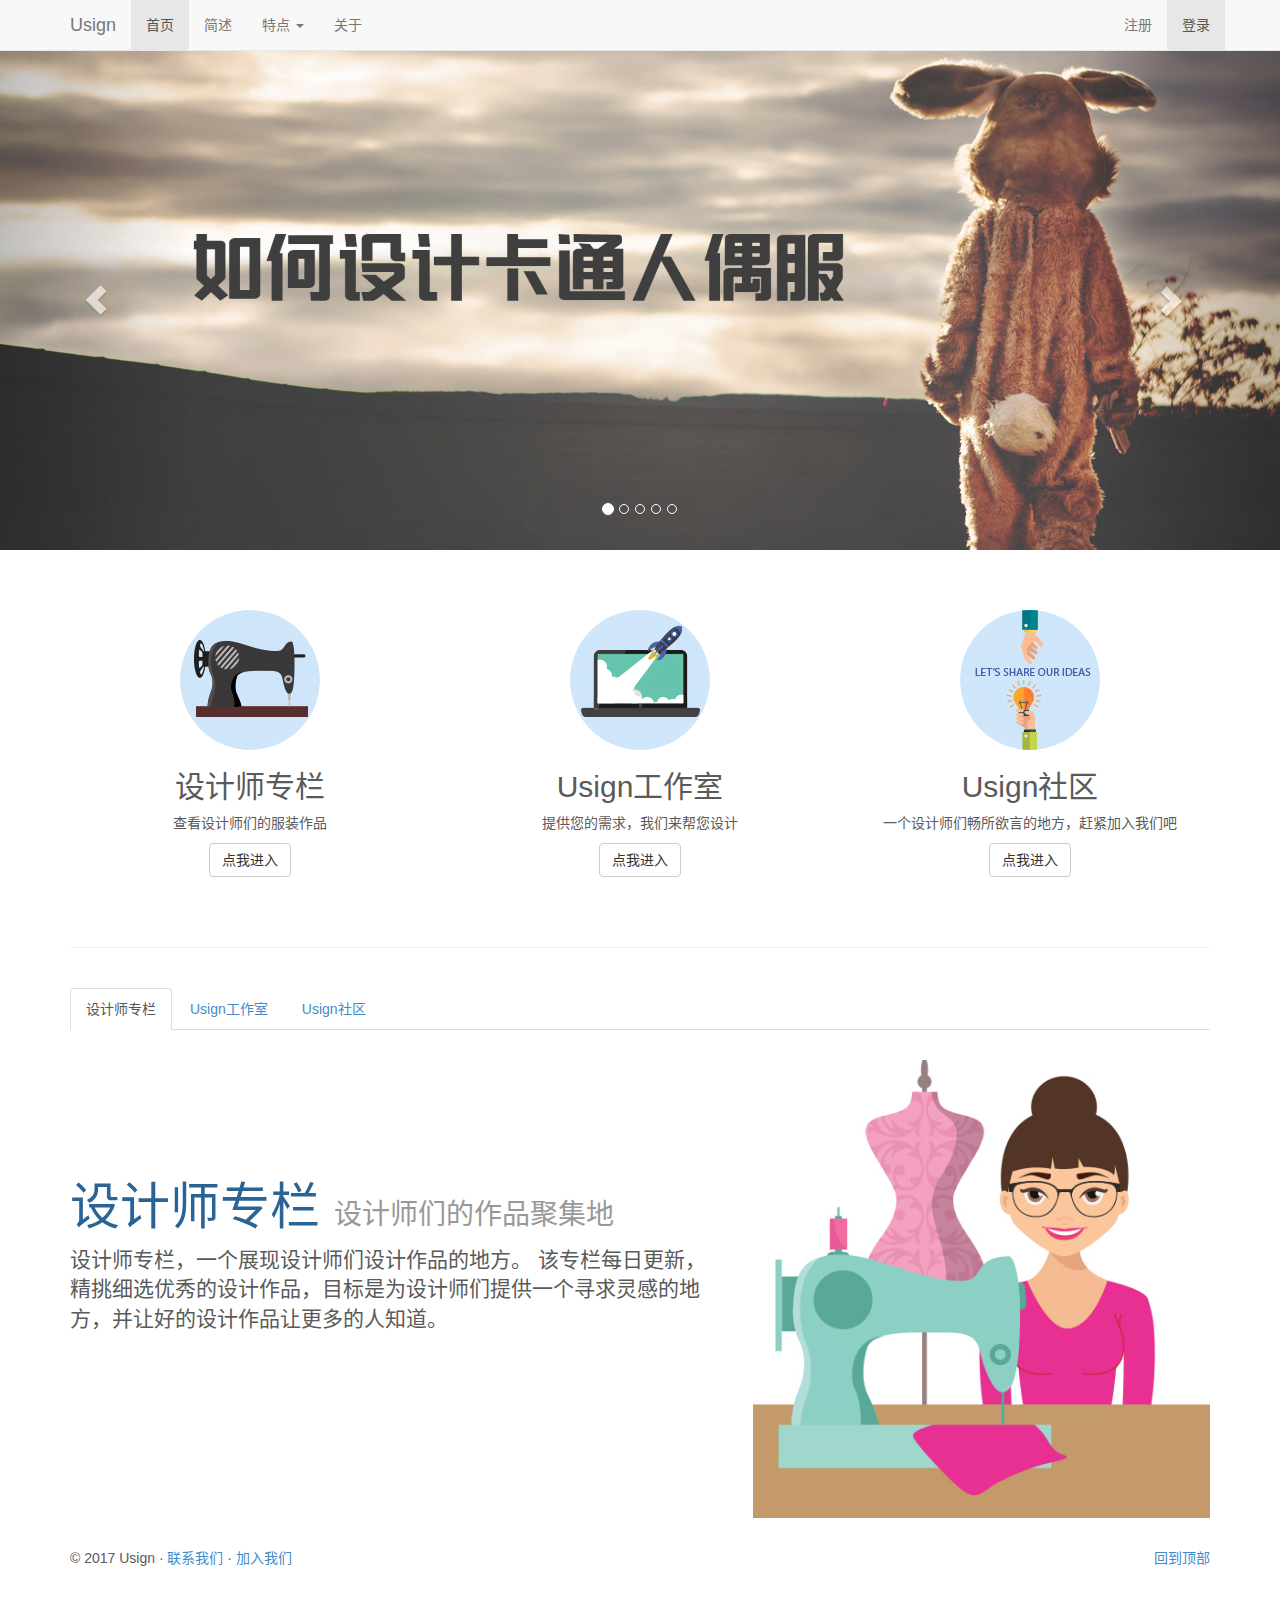
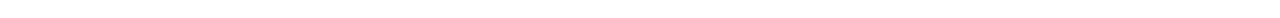
<file: Usign/index.html>
<!DOCTYPE html>
<html lang="zh-cn">
<head>
    <meta charset="utf-8">
    <meta http-equiv="X-UA-Compatible" content="IE=edge">
    <meta name="viewport" content="width=device-width, initial-scale=1">
    <title>Usign首页</title>
    <link href="css/bootstrap.min.css" rel="stylesheet">

    <!--[if lt IE 9]>
    <script src="js/html5shiv.js"></script>
    <script src="js/respond.min.js"></script>
    <![endif]-->

    <style>

        body {
            padding-top: 50px;
            padding-bottom: 40px;
            color: #5a5a5a;
        }

        /* 轮播广告 */

        .carousel {
            height: 500px;
            margin-bottom: 60px;
        }

        .carousel .item {
            height: 500px;
            background-color: #000;
        }

        .carousel .item img {
            width: 100%;
        }

        .carousel-caption {
            z-index: 10;
        }

        .carousel-caption p {
            margin-bottom: 20px;
            font-size: 20px;
            line-height: 1.8;
        }

        /* 简介 */

        .summary {
            padding-right: 15px;
            padding-left: 15px;
        }

        .summary .col-md-4 {
            margin-bottom: 20px;
            text-align: center;
        }

        /* 特性 */

        .feature-divider {
            margin: 40px 0;
        }

        .feature {
            padding: 30px 0;
        }

        .feature-heading {
            font-size: 50px;
            color: #2a6496;
        }

        .feature-heading .text-muted {
            font-size: 28px;
        }

        /* 响应式布局 */

        @media (max-width: 768px) {

            .summary {
                padding-right: 3px;
                padding-left: 3px;
            }

            .carousel {
                height: 300px;
                margin-bottom: 30px;
            }

            .carousel .item {
                height: 300px;
            }

            .carousel img {
                min-height: 300px;
            }

            .carousel-caption p {
                font-size: 16px;
                line-height: 1.4;
            }

            .feature-heading {
                font-size: 34px;
            }

            .feature-heading .text-muted {
                font-size: 22px;
            }
        }

        @media (min-width: 992px) {
            .feature-heading {
                margin-top: 120px;
            }
        }
    </style>

</head>

<body>
<!-- 顶部导航 -->
<div class="navbar navbar-default navbar-fixed-top" role="navigation" id="menu-nav">
    <div class="container">
        <div class="navbar-header">
            <button type="button" class="navbar-toggle" data-toggle="collapse" data-target=".navbar-collapse">
                <span class="sr-only">切换导航</span>
                <span class="icon-bar"></span>
                <span class="icon-bar"></span>
                <span class="icon-bar"></span>

            </button>
            <a class="navbar-brand" href="#">Usign</a>

        </div>
        <div class="navbar-collapse collapse">
            <ul class="nav navbar-nav">
                <li class="active"><a href="#ad-carousel">首页</a></li>
                <li><a href="#summary-container">简述</a></li>
                <li class="dropdown">
                    <a href="#" class="dropdown-toggle" data-toggle="dropdown">特点 <span class="caret"></span></a>
                    <ul class="dropdown-menu" role="menu">
                        <li><a href="#feature-tab" data-tab="tab-chrome">设计师专栏</a></li>
                        <li><a href="#feature-tab" data-tab="tab-firefox">Usign工作室</a></li>
                        <li><a href="#feature-tab" data-tab="tab-safari">Usign社区</a></li>
                    </ul>
                </li>
                <li><a href="#" data-toggle="modal" data-target="#about-modal">关于</a></li>
            </ul>
            <ul class="nav navbar-nav navbar-right">
            	<li><a href="#">注册</a></li>
            	<li class="active "><a href="signin.html">登录</a></li>
            </ul>
        </div>
    </div>
</div>


<!-- 广告轮播 -->
<div id="ad-carousel" class="carousel slide" data-ride="carousel">
    <ol class="carousel-indicators">
        <li data-target="#ad-carousel" data-slide-to="0" class="active"></li>
        <li data-target="#ad-carousel" data-slide-to="1"></li>
        <li data-target="#ad-carousel" data-slide-to="2"></li>
        <li data-target="#ad-carousel" data-slide-to="3"></li>
        <li data-target="#ad-carousel" data-slide-to="4"></li>
    </ol>
    <div class="carousel-inner">
        <div class="item active">
            <img src="images/banner6.jpg" alt="1 slide">

          
        </div>
        <div class="item">
            <img src="images/banner3.jpg" alt="2 slide">

        </div>
        <div class="item">
            <img src="images/banner1.jpg" alt="3 slide">
	
        </div>
        <div class="item">
            <img src="images/banner5.jpg" alt="4 slide">

        </div>
        <div class="item">
            <img src="images/banner2.jpg" alt="5 slide">

        </div>
    </div>
    <a class="left carousel-control" href="#ad-carousel" data-slide="prev"><span
            class="glyphicon glyphicon-chevron-left"></span></a>
    <a class="right carousel-control" href="#ad-carousel" data-slide="next"><span
            class="glyphicon glyphicon-chevron-right"></span></a>
</div>


<!-- 主要内容 -->
<div class="container summary">

    <!-- 简介 -->
    <div class="row" id="summary-container">
        <div class="col-md-4">
            <img class="img-circle" src="images/fengrenji-small.jpg" alt="chrome">

            <h2>设计师专栏</h2>

            <p>查看设计师们的服装作品</p>

            <p><a class="btn btn-default" href="#" role="button">点我进入</a></p>
        </div>
        <div class="col-md-4">
            <img class="img-circle" src="images/computer-small.jpg" alt="firefox">

            <h2>Usign工作室</h2>

            <p>提供您的需求，我们来帮您设计</p>

            <p><a class="btn btn-default" href="#" role="button">点我进入</a></p>
        </div>
        <div class="col-md-4">
            <img class="img-circle" src="images/community-small.jpg" alt="safari">

            <h2>Usign社区</h2>

            <p>一个设计师们畅所欲言的地方，赶紧加入我们吧</p>

            <p><a class="btn btn-default" href="#" role="button">点我进入</a></p>
        </div>
    </div>

    <!-- 特性 -->

    <hr class="feature-divider">

    <ul class="nav nav-tabs" role="tablist" id="feature-tab">
        <li class="active"><a href="#tab-chrome" role="tab" data-toggle="tab">设计师专栏</a></li>
        <li><a href="#tab-firefox" role="tab" data-toggle="tab">Usign工作室</a></li>
        <li><a href="#tab-safari" role="tab" data-toggle="tab">Usign社区</a></li>
    </ul>

    <div class="tab-content">
        <div class="tab-pane active" id="tab-chrome">
            <div class="row feature">
                <div class="col-md-7">

                    <h2 class="feature-heading">设计师专栏 <span
                            class="text-muted">设计师们的作品聚集地</span></h2>

                    <p class="lead">设计师专栏，一个展现设计师们设计作品的地方。
                        该专栏每日更新，精挑细选优秀的设计作品，目标是为设计师们提供一个寻求灵感的地方，并让好的设计作品让更多的人知道。</p>
                </div>
                <div class="col-md-5">
                    <img class="feature-image img-responsive" src="images/designer-big.jpg"
                         alt="Chrome">
                </div>
            </div>
        </div>
        <div class="tab-pane" id="tab-firefox">
            <div class="row feature">
                <div class="col-md-5">
                    <img class="feature-image img-responsive" src="images/studio-big.jpg"
                         alt="Firefox">
                </div>
                <div class="col-md-7">

                    <h2 class="feature-heading">Usign工作室 <span class="text-muted">为您设计需求产品的平台</span>
                    </h2>

                    <p class="lead">Usign工作室，由Usign内部成员组成。提供您的需求，我们来帮您设计。</p>
                </div>
            </div>
        </div>
        <div class="tab-pane" id="tab-safari">
            <div class="row feature">
                <div class="col-md-7">

                    <h2 class="feature-heading">Usign社区 <span class="text-muted">设计师们畅所欲言的地方</span></h2>

                    <p class="lead">Usign社区，在这里设计师们可以互相交流。</p>
                </div>
                <div class="col-md-5">
                    <img class="feature-image img-responsive" src="images/community-big.jpg"
                         alt="Safari">
                </div>
            </div>
        </div>
    </div>

    <!-- 关于 -->
    <div class="modal fade" id="about-modal" tabindex="-1" role="dialog" aria-labelledby="modal-label"
         aria-hidden="true">
        <div class="modal-dialog">
            <div class="modal-content">
                <div class="modal-header">
                    <button type="button" class="close" data-dismiss="modal"><span
                            aria-hidden="true">&times;</span><span class="sr-only">关闭</span></button>
                    <h4 class="modal-title" id="modal-label">关于</h4>
                </div>
                <div class="modal-body">
                    <p>Usign，是一家从事服装设计的公司。秉承“开拓、创新、公平、分享”的精神，
                        将互联网特性全面的应用在服装设计领域，致力于为设计师及求学者打造一站式互动在线的品牌。</p>
                </div>
                <div class="modal-footer">
                    <button type="button" class="btn btn-default" data-dismiss="modal">了解了</button>
                </div>
            </div>
        </div>
    </div>


    <footer>
        <p class="pull-right"><a href="#top">回到顶部</a></p>

        <p>&copy; 2017 Usign &middot; <a href="#">联系我们</a> &middot; <a href="#">加入我们</a></p>
    </footer>

</div>

<script src="js/jquery-1.11.1.min.js"></script>
<script src="js/bootstrap.min.js"></script>
<script>
    $(function () {
        $('#ad-carousel').carousel();
        $('#menu-nav .navbar-collapse a').click(function (e) {
            var href = $(this).attr('href');
            var tabId = $(this).attr('data-tab');
            if ('#' !== href) {
                e.preventDefault();
                $(document).scrollTop($(href).offset().top - 70);
                if (tabId) {
                    $('#feature-tab a[href=#' + tabId + ']').tab('show');
                }
            }
        });
    });
</script>
</body>
</html>
</file>
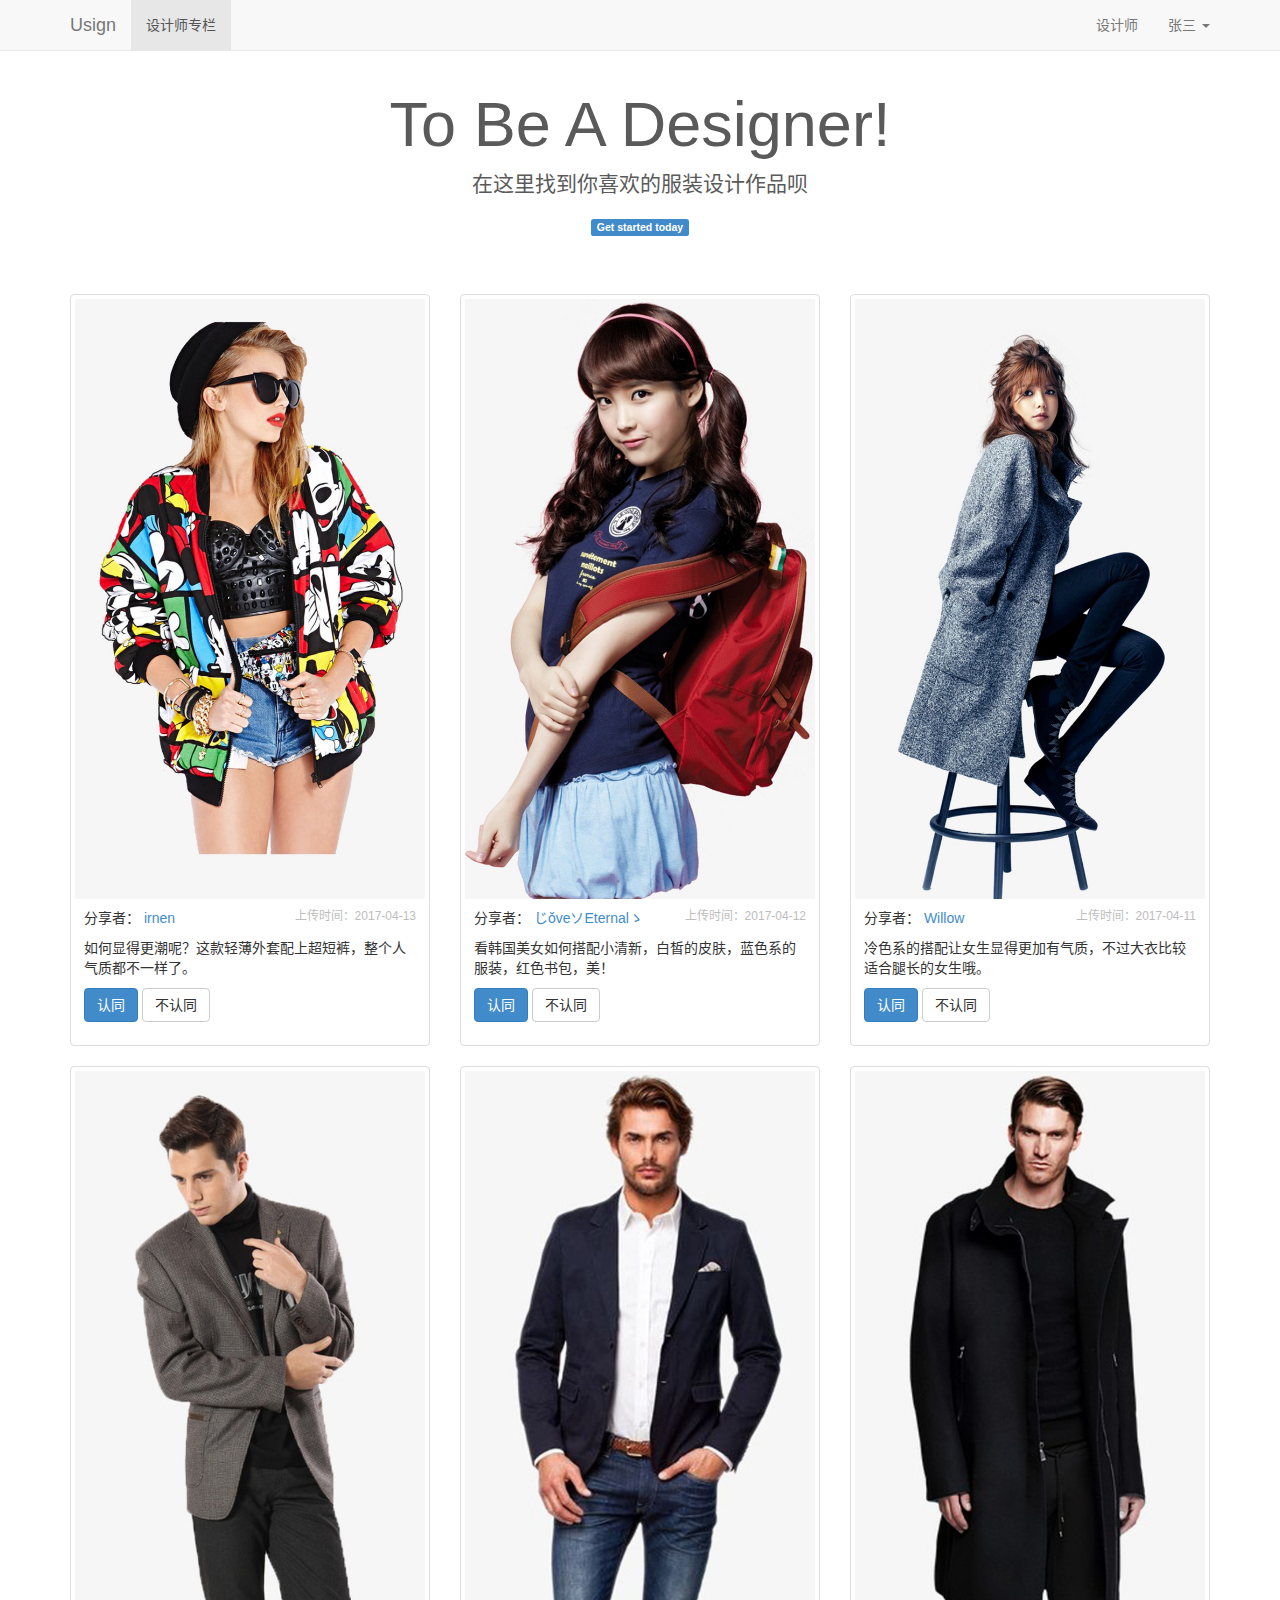
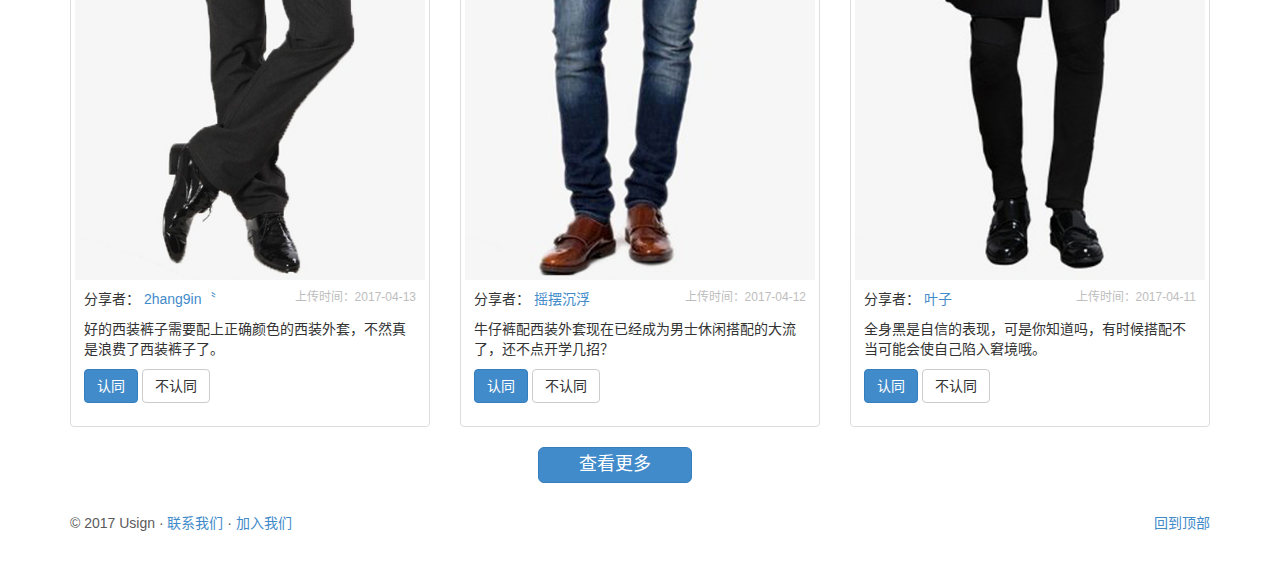
<file: Usign/designerColumn-zhangsan.html>
<!DOCTYPE html>
<html lang="zh-cn">
<head>
    <meta charset="utf-8">
    <meta http-equiv="X-UA-Compatible" content="IE=edge">
    <meta name="viewport" content="width=device-width, initial-scale=1">
    <title>设计师专栏</title>
    <link href="css/bootstrap.min.css" rel="stylesheet">
	<link href="css/waterfall.css" rel="stylesheet" type="text/css" />	
    <!--[if lt IE 9]>
    <script src="js/html5shiv.js"></script>
    <script src="js/respond.min.js"></script>
    <![endif]-->

    <style>

        body {
            padding-top: 50px;
            padding-bottom: 40px;
            color: #5a5a5a;
        }
		.jumbotron {
		  padding-top: 20px;
		  padding-bottom: 20px;
		  text-align: center;
		  background-color: transparent;
		}
		.jumbotron .btn {
		  padding: 14px 24px;
		  font-size: 21px;
		}
		footer{
			padding-top: 30px;
		}
		.shareUser{
			float: left;
		}
		.shareTime{
			float: right;
			font-size: 12px;
			color: #bdbdbd;
		}
    </style>

</head>
<body>
<!-- 顶部导航 -->
<div class="navbar navbar-default navbar-fixed-top" role="navigation" id="menu-nav">
    <div class="container">
        <div class="navbar-header">
            <button type="button" class="navbar-toggle" data-toggle="collapse" data-target=".navbar-collapse">
                <span class="sr-only">切换导航</span>
                <span class="icon-bar"></span>
                <span class="icon-bar"></span>
                <span class="icon-bar"></span>

            </button>
            <a class="navbar-brand" href="index.html">Usign</a>

        </div>
        <div class="navbar-collapse collapse">
            <ul class="nav navbar-nav">
                <li class="active"><a href="#ad-carousel">设计师专栏</a></li>
              

            </ul>
            <ul class="nav navbar-nav navbar-right">
            	<li><a href="#">设计师</a></li>
            	<li class="dropdown">
                    <a href="#" class="dropdown-toggle" data-toggle="dropdown">张三 <span class="caret"></span></a>
                    <ul class="dropdown-menu" role="menu">
                        <li><a href="#feature-tab">个人主页</a></li>
                        <li><a href="#feature-tab">通知</a></li>
                        <li><a href="#feature-tab">设置</a></li>
                        <li role="separator" class="divider"></li>
                        <li><a href="#feature-tab">退出</a></li>
                    </ul>
                </li>
            </ul>
        </div>
    </div>
</div>

<!-- Jumbotron -->
<div class="jumbotron">
<h1>To Be A Designer!</h1>
<p class="lead">在这里找到你喜欢的服装设计作品呗</p>
<h2><span class="label label-primary">Get started today</span></h2>
</div>

<!--designer works-->
<div class="container">
<div class="row">
  <div class="col-sm-6 col-md-4">
    <div class="thumbnail">
      <img src="images/0.jpg" alt="0.jpg">
      <div class="caption">
        <div style="margin-bottom: 10px;">
        	<span class="shareUser">分享者： <a href="#">irnen</a></span>
        	<span class="shareTime">
				上传时间：2017-04-13
			</span>
			<div style="clear: both;"></div>
		</div>
        <p>如何显得更潮呢？这款轻薄外套配上超短裤，整个人气质都不一样了。</p>
        <p><a href="#" class="btn btn-primary" role="button">认同</a> <a href="#" class="btn btn-default" role="button">不认同</a></p>
      </div>
    </div>
  </div>

  <div class="col-sm-6 col-md-4">
    <div class="thumbnail">
      <img src="images/1.jpg" alt="1.jpg">
      <div class="caption">
        <div style="margin-bottom: 10px;">
        	<span class="shareUser">分享者： <a href="#">じǒveソEternalゝ</a></span>
        	<span class="shareTime">
				上传时间：2017-04-12
			</span>
			<div style="clear: both;"></div>
		</div>
        <p>看韩国美女如何搭配小清新，白皙的皮肤，蓝色系的服装，红色书包，美！</p>
        <p><a href="#" class="btn btn-primary" role="button">认同</a> <a href="#" class="btn btn-default" role="button">不认同</a></p>
      </div>
    </div>
  </div>

 <div class="col-sm-6 col-md-4">
    <div class="thumbnail">
      <img src="images/2.jpg" alt="2.jpg">
      <div class="caption">
        <div style="margin-bottom: 10px;">
        	<span class="shareUser">分享者： <a href="#">Willow</a></span>
        	<span class="shareTime">
				上传时间：2017-04-11
			</span>
			<div style="clear: both;"></div>
		</div>
        <p>冷色系的搭配让女生显得更加有气质，不过大衣比较适合腿长的女生哦。</p>
        <p><a href="#" class="btn btn-primary" role="button">认同</a> <a href="#" class="btn btn-default" role="button">不认同</a></p>
      </div>
    </div>
  </div>

</div>

<div class="row">
  <div class="col-sm-6 col-md-4">
    <div class="thumbnail">
      <img src="images/3.jpg" alt="3.jpg">
      <div class="caption">
        <div style="margin-bottom: 10px;">
        	<span class="shareUser">分享者： <a href="#">2hang9in〝</a></span>
        	<span class="shareTime">
				上传时间：2017-04-13
			</span>
			<div style="clear: both;"></div>
		</div>
        <p>好的西装裤子需要配上正确颜色的西装外套，不然真是浪费了西装裤子了。</p>
        <p><a href="#" class="btn btn-primary" role="button">认同</a> <a href="#" class="btn btn-default" role="button">不认同</a></p>
      </div>
    </div>
  </div>

  <div class="col-sm-6 col-md-4">
    <div class="thumbnail">
      <img src="images/4.jpg" alt="4.jpg">
      <div class="caption">
        <div style="margin-bottom: 10px;">
        	<span class="shareUser">分享者： <a href="#">摇摆沉浮</a></span>
        	<span class="shareTime">
				上传时间：2017-04-12
			</span>
			<div style="clear: both;"></div>
		</div>
        <p>牛仔裤配西装外套现在已经成为男士休闲搭配的大流了，还不点开学几招？</p>
        <p><a href="#" class="btn btn-primary" role="button">认同</a> <a href="#" class="btn btn-default" role="button">不认同</a></p>
      </div>
    </div>
  </div>

   <div class="col-sm-6 col-md-4">
    <div class="thumbnail">
      <img src="images/5.jpg" alt="5.jpg">
      <div class="caption">
        <div style="margin-bottom: 10px;">
        	<span class="shareUser">分享者： <a href="#">叶子</a></span>
        	<span class="shareTime">
				上传时间：2017-04-11
			</span>
			<div style="clear: both;"></div>
		</div>
        <p>全身黑是自信的表现，可是你知道吗，有时候搭配不当可能会使自己陷入窘境哦。</p>
        <p><a href="#" class="btn btn-primary" role="button">认同</a> <a href="#" class="btn btn-default" role="button">不认同</a></p>
      </div>
    </div>
  </div>

</div>

<div class="text-center">	
	<button id="submitBtn" type="submit" class="btn btn-lg btn-primary" style="margin-right: 50px;padding: 5px 30px 5px 30px;">&nbsp;&nbsp;查看更多&nbsp;&nbsp;</button>
</div>

<footer>
	<p class="pull-right"><a href="#top">回到顶部</a></p>
	<p>&copy; 2017 Usign &middot; <a href="#">联系我们</a> &middot; <a href="#">加入我们</a></p>
</footer>
</div>


<script src="js/jquery-1.11.1.min.js"></script>
<script src="js/bootstrap.min.js"></script>

</body>
</html>
</file>
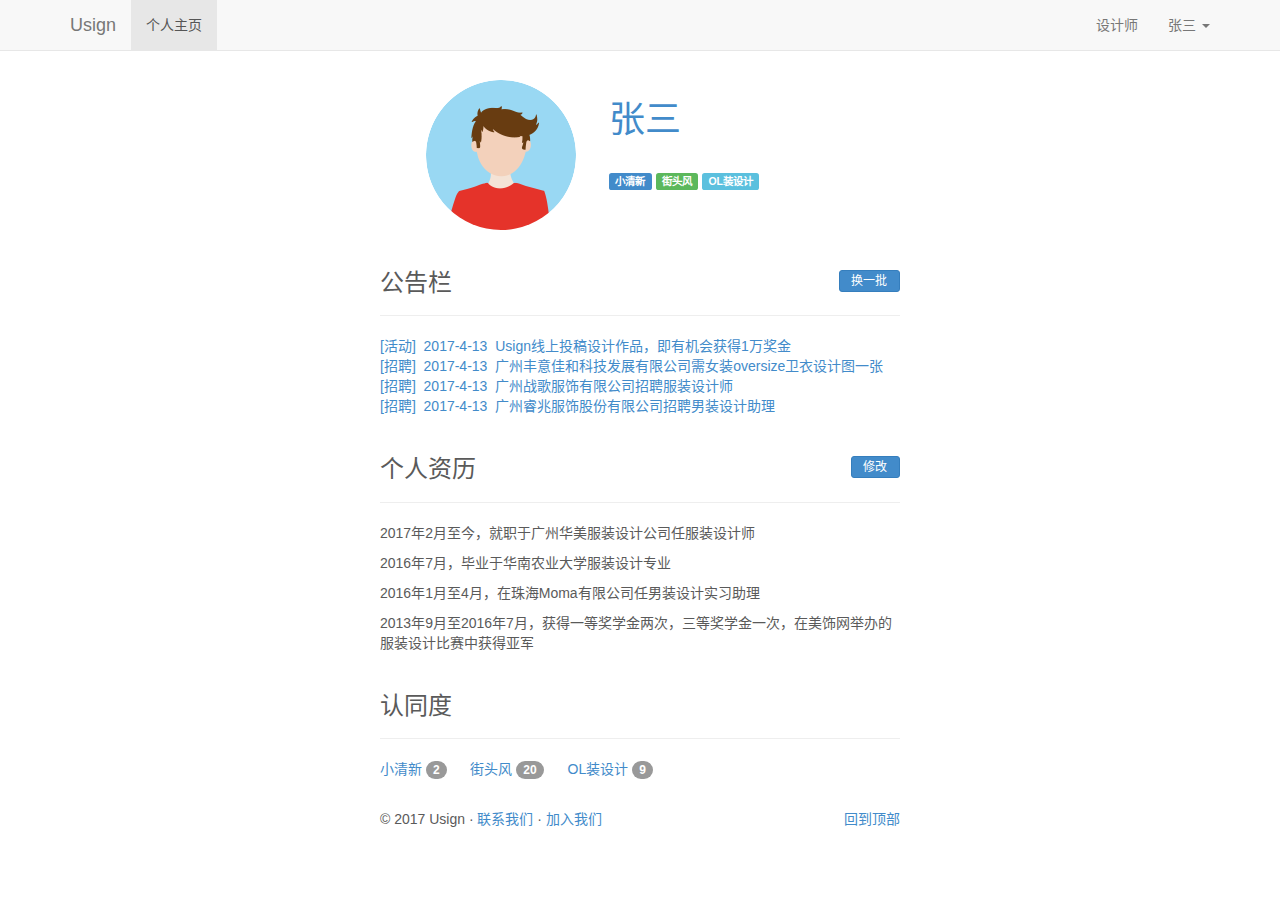
<file: Usign/designerPage.html>
<!DOCTYPE html>
<html lang="zh-cn">
<head>
    <meta charset="utf-8">
    <meta http-equiv="X-UA-Compatible" content="IE=edge">
    <meta name="viewport" content="width=device-width, initial-scale=1">
    <title>设计师主页</title>
    <link href="css/bootstrap.min.css" rel="stylesheet">	
    <!--[if lt IE 9]>
    <script src="js/html5shiv.js"></script>
    <script src="js/respond.min.js"></script>
    <![endif]-->

    <style>

        body {
            padding-top: 50px;
            padding-bottom: 40px;
            color: #5a5a5a;
        }
		.beginPage{
			padding-top: 30px;
			max-width: 550px;
  			margin: 0 auto;
		}
		footer{
			padding-top: 30px;
		}

    </style>

</head>
<body>
<!-- 顶部导航 -->
<div class="navbar navbar-default navbar-fixed-top" role="navigation" id="menu-nav">
    <div class="container">
        <div class="navbar-header">
            <button type="button" class="navbar-toggle" data-toggle="collapse" data-target=".navbar-collapse">
                <span class="sr-only">切换导航</span>
                <span class="icon-bar"></span>
                <span class="icon-bar"></span>
                <span class="icon-bar"></span>

            </button>
            <a class="navbar-brand" href="index.html">Usign</a>

        </div>
        <div class="navbar-collapse collapse">
            <ul class="nav navbar-nav">
                <li class="active"><a href="#ad-carousel">个人主页</a></li>
              

            </ul>
            <ul class="nav navbar-nav navbar-right">
            	<li><a href="#">设计师</a></li>
            	<li class="dropdown">
                    <a href="#" class="dropdown-toggle" data-toggle="dropdown">张三 <span class="caret"></span></a>
                    <ul class="dropdown-menu" role="menu">
                        <li><a href="#feature-tab">个人主页</a></li>
                        <li><a href="#feature-tab">通知</a></li>
                        <li><a href="#feature-tab">设置</a></li>
                        <li role="separator" class="divider"></li>
                        <li><a href="#feature-tab">退出</a></li>
                    </ul>
                </li>
            </ul>
        </div>
    </div>
</div>

<!-- Begin page content -->
<div class="beginPage container">

	<div class="row">
		<div class="col-md-4 col-md-offset-1">
	  		<img style="width: 150px;border-radius:100px" src="images/headPortrait.png" alt="headPortrait">
	  	</div>
	  	<div class="col-md-7">
	  		<h1 class="text-primary">张三</h1>
	  		<br>
	  		<span class="label label-primary">小清新</span>
			<span class="label label-success">街头风</span>
			<span class="label label-info">OL装设计</span>
			
	  	</div>
  	</div>

  	<div>
  		<div class="page-header">
    		<h3>公告栏
			<button id="submitBtn" type="submit" class="btn btn-xs btn-primary" style="float: right;">&nbsp;&nbsp;换一批&nbsp;&nbsp;</button>
			</h3>
  		</div>      		
  		<div>
      		<a href="#">[活动]&nbsp; 2017-4-13&nbsp; Usign线上投稿设计作品，即有机会获得1万奖金</a><br>
	  		<a href="#">[招聘]&nbsp; 2017-4-13&nbsp; 广州丰意佳和科技发展有限公司需女装oversize卫衣设计图一张</a><br>
	  		<a href="#">[招聘]&nbsp; 2017-4-13&nbsp; 广州战歌服饰有限公司招聘服装设计师</a><br>
	  		<a href="#">[招聘]&nbsp; 2017-4-13&nbsp; 广州睿兆服饰股份有限公司招聘男装设计助理</a>
	  	</div>	

  		<div class="page-header">
    		<h3>个人资历
			<button id="submitBtn" type="submit" class="btn btn-xs btn-primary" style="float: right;">&nbsp;&nbsp;修改&nbsp;&nbsp;</button>
			</h3>
  		</div>      		
  		<div>
      		<p>2017年2月至今，就职于广州华美服装设计公司任服装设计师</p>
      		<p>2016年7月，毕业于华南农业大学服装设计专业</p>
      		<p>2016年1月至4月，在珠海Moma有限公司任男装设计实习助理</p>
      		<p>2013年9月至2016年7月，获得一等奖学金两次，三等奖学金一次，在美饰网举办的服装设计比赛中获得亚军</p>
		</div>	

  		<div class="page-header">
    		<h3>认同度</h3>
  		</div>      		
  		<div>
			<span class="text-primary" style="padding-right:20px;">小清新 <span class="badge">2</span></span>
			<span class="text-primary" style="padding-right:20px;">街头风 <span class="badge">20</span></span>
			<span class="text-primary" style="padding-right:20px;">OL装设计 <span class="badge">9</span></span>
		</div>	

		<footer>
			<p class="pull-right"><a href="#top">回到顶部</a></p>
			<p>&copy; 2017 Usign &middot; <a href="#">联系我们</a> &middot; <a href="#">加入我们</a></p>
		</footer>
</div>
<div class="container">

</div>

<script src="js/jquery-1.11.1.min.js"></script>
<script src="js/bootstrap.min.js"></script>

</body>
</html>
</file>
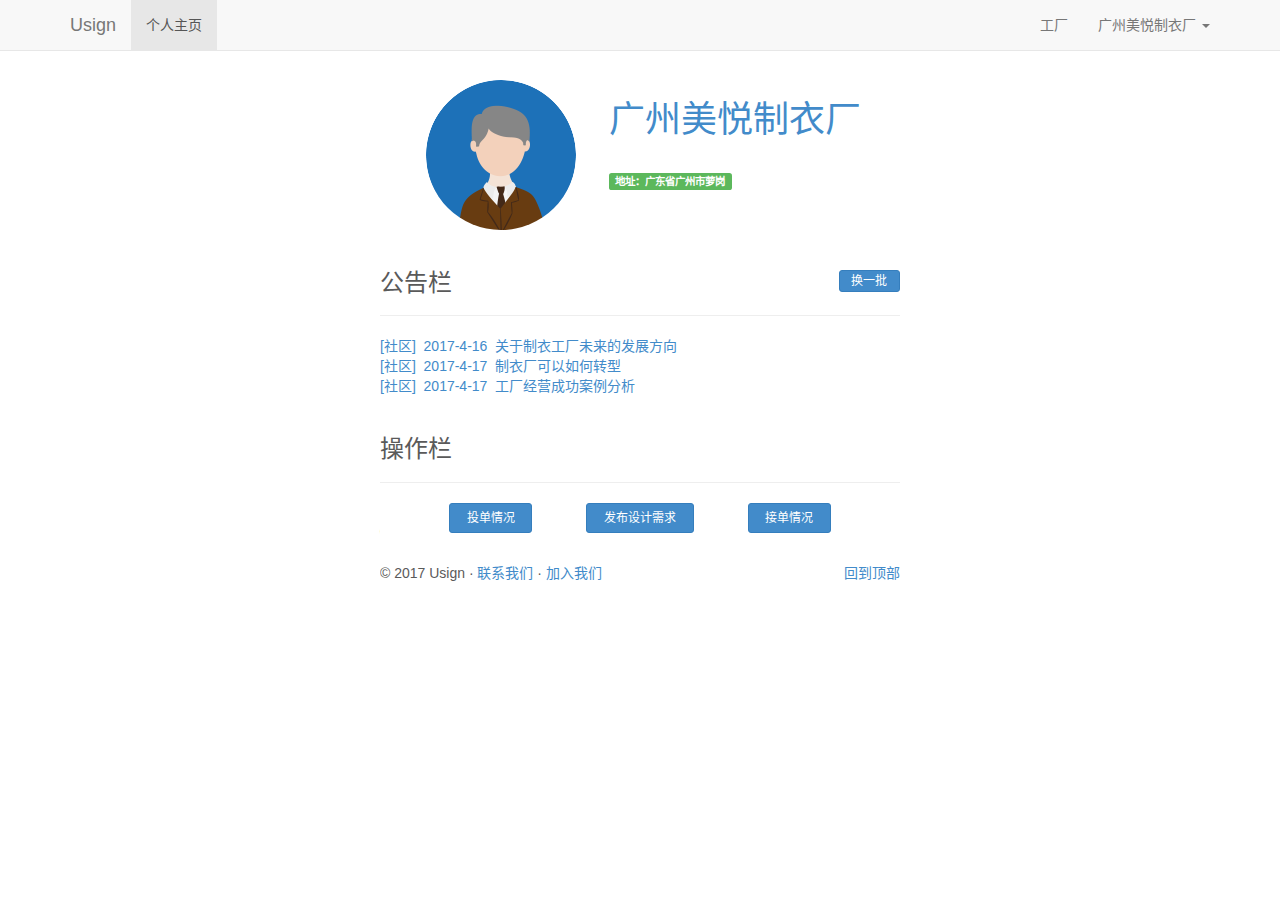
<file: Usign/factoryPage.html>
<!DOCTYPE html>
<html lang="zh-cn">
<head>
    <meta charset="utf-8">
    <meta http-equiv="X-UA-Compatible" content="IE=edge">
    <meta name="viewport" content="width=device-width, initial-scale=1">
    <title>工厂主页</title>
    <link href="css/bootstrap.min.css" rel="stylesheet">	
    <!--[if lt IE 9]>
    <script src="js/html5shiv.js"></script>
    <script src="js/respond.min.js"></script>
    <![endif]-->

    <style>

        body {
            padding-top: 50px;
            padding-bottom: 40px;
            color: #5a5a5a;
        }
		.beginPage{
			padding-top: 30px;
			max-width: 550px;
  			margin: 0 auto;
		}
		footer{
			padding-top: 30px;
		}

    </style>

</head>
<body>
<!-- 顶部导航 -->
<div class="navbar navbar-default navbar-fixed-top" role="navigation" id="menu-nav">
    <div class="container">
        <div class="navbar-header">
            <button type="button" class="navbar-toggle" data-toggle="collapse" data-target=".navbar-collapse">
                <span class="sr-only">切换导航</span>
                <span class="icon-bar"></span>
                <span class="icon-bar"></span>
                <span class="icon-bar"></span>

            </button>
            <a class="navbar-brand" href="index.html">Usign</a>

        </div>
        <div class="navbar-collapse collapse">
            <ul class="nav navbar-nav">
                <li class="active"><a href="#ad-carousel">个人主页</a></li>
              

            </ul>
            <ul class="nav navbar-nav navbar-right">
            	<li><a href="#">工厂</a></li>
            	<li class="dropdown">
                    <a href="#" class="dropdown-toggle" data-toggle="dropdown">广州美悦制衣厂 <span class="caret"></span></a>
                    <ul class="dropdown-menu" role="menu">
                        <li><a href="#feature-tab">个人主页</a></li>
                        <li><a href="#feature-tab">通知</a></li>
                        <li><a href="#feature-tab">设置</a></li>
                        <li role="separator" class="divider"></li>
                        <li><a href="#feature-tab">退出</a></li>
                    </ul>
                </li>
            </ul>
        </div>
    </div>
</div>

<!-- Begin page content -->
<div class="beginPage container">

	<div class="row">
		<div class="col-md-4 col-md-offset-1">
	  		<img style="width: 150px;border-radius:100px" src="images/headPortrait-factory.png" alt="headPortrait">
	  	</div>
	  	<div class="col-md-7">
	  		<h1 class="text-primary">广州美悦制衣厂</h1>
	  		<br>
	  		<span class="label label-success">地址：广东省广州市萝岗</span>			
	  	</div>
  	</div>

  	<div>
  		<div class="page-header">
    		<h3>公告栏
			<button id="submitBtn" type="submit" class="btn btn-xs btn-primary" style="float: right;">&nbsp;&nbsp;换一批&nbsp;&nbsp;</button>
			</h3>
  		</div>      		
  		<div>
      		<a href="#">[社区]&nbsp; 2017-4-16&nbsp; 关于制衣工厂未来的发展方向</a><br>
	  		<a href="#">[社区]&nbsp; 2017-4-17&nbsp; 制衣厂可以如何转型</a><br>      		
	  		<a href="#">[社区]&nbsp; 2017-4-17&nbsp; 工厂经营成功案例分析</a><br>
	  	</div>	
		
		<div>
	  		<div class="page-header">
	    		<h3>操作栏</h3>
	  		</div> 	
	  		<div class="text-center">	
				<button id="submitBtn" type="submit" class="btn btn-sm btn-primary" style="margin-right: 50px;">&nbsp;&nbsp;投单情况&nbsp;&nbsp;</button>
                <button id="submitBtn" type="submit" class="btn btn-sm btn-primary"  style="margin-right: 50px;">&nbsp;&nbsp;发布设计需求&nbsp;&nbsp;</button>
				<button id="submitBtn" type="submit" class="btn btn-sm btn-primary">&nbsp;&nbsp;接单情况&nbsp;&nbsp;</button>
			</div>
		</div>
		<footer>
			<p class="pull-right"><a href="#top">回到顶部</a></p>
			<p>&copy; 2017 Usign &middot; <a href="#">联系我们</a> &middot; <a href="#">加入我们</a></p>
		</footer>
</div>
<div class="container">

</div>

<script src="js/jquery-1.11.1.min.js"></script>
<script src="js/bootstrap.min.js"></script>

</body>
</html>
</file>
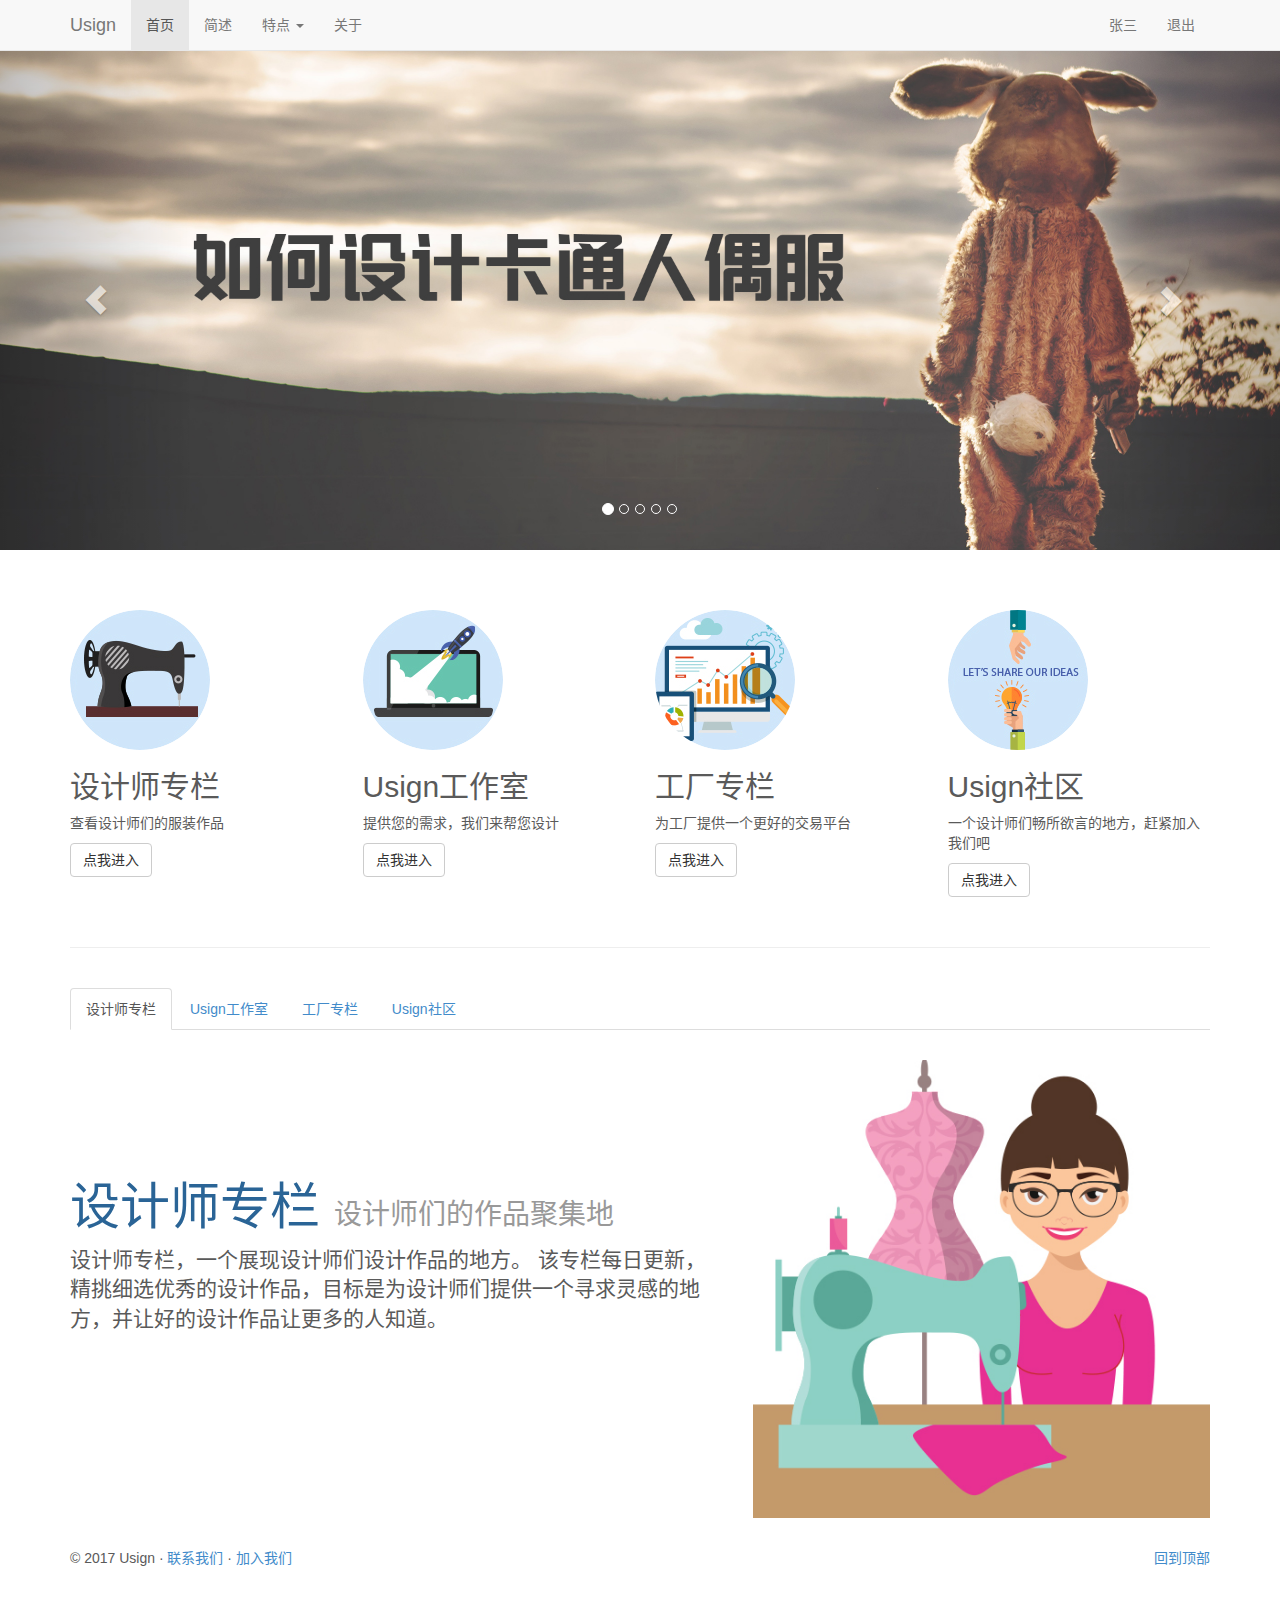
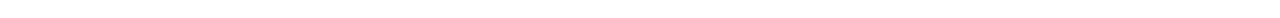
<file: Usign/index-zhangsan.html>
<!DOCTYPE html>
<html lang="zh-cn">
<head>
    <meta charset="utf-8">
    <meta http-equiv="X-UA-Compatible" content="IE=edge">
    <meta name="viewport" content="width=device-width, initial-scale=1">
    <title>Usign首页</title>
    <link href="css/bootstrap.min.css" rel="stylesheet">

    <!--[if lt IE 9]>
    <script src="js/html5shiv.js"></script>
    <script src="js/respond.min.js"></script>
    <![endif]-->

    <style>

        body {
            padding-top: 50px;
            padding-bottom: 40px;
            color: #5a5a5a;
        }

        /* 轮播广告 */

        .carousel {
            height: 500px;
            margin-bottom: 60px;
        }

        .carousel .item {
            height: 500px;
            background-color: #000;
        }

        .carousel .item img {
            width: 100%;
        }

        .carousel-caption {
            z-index: 10;
        }

        .carousel-caption p {
            margin-bottom: 20px;
            font-size: 20px;
            line-height: 1.8;
        }

        /* 简介 */

        .summary {
            padding-right: 15px;
            padding-left: 15px;
        }

        .summary .col-md-4 {
            margin-bottom: 20px;
            text-align: center;
        }

        /* 特性 */

        .feature-divider {
            margin: 40px 0;
        }

        .feature {
            padding: 30px 0;
        }

        .feature-heading {
            font-size: 50px;
            color: #2a6496;
        }

        .feature-heading .text-muted {
            font-size: 28px;
        }

        /* 响应式布局 */

        @media (max-width: 768px) {

            .summary {
                padding-right: 3px;
                padding-left: 3px;
            }

            .carousel {
                height: 300px;
                margin-bottom: 30px;
            }

            .carousel .item {
                height: 300px;
            }

            .carousel img {
                min-height: 300px;
            }

            .carousel-caption p {
                font-size: 16px;
                line-height: 1.4;
            }

            .feature-heading {
                font-size: 34px;
            }

            .feature-heading .text-muted {
                font-size: 22px;
            }
        }

        @media (min-width: 992px) {
            .feature-heading {
                margin-top: 120px;
            }
        }
    </style>

</head>

<body>
<!-- 顶部导航 -->
<div class="navbar navbar-default navbar-fixed-top" role="navigation" id="menu-nav">
    <div class="container">
        <div class="navbar-header">
            <button type="button" class="navbar-toggle" data-toggle="collapse" data-target=".navbar-collapse">
                <span class="sr-only">切换导航</span>
                <span class="icon-bar"></span>
                <span class="icon-bar"></span>
                <span class="icon-bar"></span>

            </button>
            <a class="navbar-brand" href="#">Usign</a>

						
        </div>
        <div class="nav navbar-nav navbar-right">
            	<li><a class="navbar-link active" href="designerPage.html">张三</a></li>
            	<li><a class="navbar-link" href="signin.html">退出</a></li>
        </div>
        <div class="navbar-collapse collapse">
            <ul class="nav navbar-nav">
                <li class="active"><a href="#ad-carousel">首页</a></li>
                <li><a href="#summary-container">简述</a></li>
                <li class="dropdown">
                    <a href="#" class="dropdown-toggle" data-toggle="dropdown">特点 <span class="caret"></span></a>
                    <ul class="dropdown-menu" role="menu">
                        <li><a href="#feature-tab" data-tab="tab-chrome">设计师专栏</a></li>
                        <li><a href="#feature-tab" data-tab="tab-firefox">Usign工作室</a></li>
                        <li><a href="#feature-tab" data-tab="tab-factory">工厂专栏</a></li>
                        <li><a href="#feature-tab" data-tab="tab-safari">Usign社区</a></li>
                    </ul>
                </li>
                <li><a href="#" data-toggle="modal" data-target="#about-modal">关于</a></li>
            </ul>
        </div>
    </div>
</div>


<!-- 广告轮播 -->
<div id="ad-carousel" class="carousel slide" data-ride="carousel">
    <ol class="carousel-indicators">
        <li data-target="#ad-carousel" data-slide-to="0" class="active"></li>
        <li data-target="#ad-carousel" data-slide-to="1"></li>
        <li data-target="#ad-carousel" data-slide-to="2"></li>
        <li data-target="#ad-carousel" data-slide-to="3"></li>
        <li data-target="#ad-carousel" data-slide-to="4"></li>
    </ol>
    <div class="carousel-inner">
        <div class="item active">
            <img src="images/banner6.jpg" alt="1 slide">

          
        </div>
        <div class="item">
            <img src="images/banner3.jpg" alt="2 slide">

        </div>
        <div class="item">
            <img src="images/banner1.jpg" alt="3 slide">
	
        </div>
        <div class="item">
            <img src="images/banner5.jpg" alt="4 slide">

        </div>
        <div class="item">
            <img src="images/banner2.jpg" alt="5 slide">

        </div>
    </div>
    <a class="left carousel-control" href="#ad-carousel" data-slide="prev"><span
            class="glyphicon glyphicon-chevron-left"></span></a>
    <a class="right carousel-control" href="#ad-carousel" data-slide="next"><span
            class="glyphicon glyphicon-chevron-right"></span></a>
</div>


<!-- 主要内容 -->
<div class="container summary">

    <!-- 简介 -->
    <div class="row" id="summary-container">
        <div class="col-md-3">
            <img class="img-circle" src="images/fengrenji-small.jpg" alt="chrome">

            <h2>设计师专栏</h2>

            <p>查看设计师们的服装作品</p>

            <p><a class="btn btn-default" href="designerColumn-zhangsan.html" role="button">点我进入</a></p>
        </div>
        <div class="col-md-3">
            <img class="img-circle" src="images/computer-small.jpg" alt="firefox">

            <h2>Usign工作室</h2>

            <p>提供您的需求，我们来帮您设计</p>

            <p><a class="btn btn-default" href="studio-zhangsan.html" role="button">点我进入</a></p>
        </div>
        <div class="col-md-3">
            <img class="img-circle" src="images/factory-small.jpg" alt="community-small">

            <h2>工厂专栏</h2>

            <p>为工厂提供一个更好的交易平台</p>

            <p><a class="btn btn-default" href="javascript:;" role="button">点我进入</a></p>
        </div>        
        <div class="col-md-3">
            <img class="img-circle" src="images/community-small.jpg" alt="safari">

            <h2>Usign社区</h2>

            <p>一个设计师们畅所欲言的地方，赶紧加入我们吧</p>

            <p><a class="btn btn-default" href="javascript:;" role="button">点我进入</a></p>
        </div>
    </div>

    <!-- 特性 -->

    <hr class="feature-divider">

    <ul class="nav nav-tabs" role="tablist" id="feature-tab">
        <li class="active"><a href="#tab-chrome" role="tab" data-toggle="tab">设计师专栏</a></li>
        <li><a href="#tab-firefox" role="tab" data-toggle="tab">Usign工作室</a></li>
        <li><a href="#tab-factory" role="tab" data-toggle="tab">工厂专栏</a></li>
        <li><a href="#tab-safari" role="tab" data-toggle="tab">Usign社区</a></li>
    </ul>

    <div class="tab-content">
        <div class="tab-pane active" id="tab-chrome">
            <div class="row feature">
                <div class="col-md-7">

                    <h2 class="feature-heading">设计师专栏 <span
                            class="text-muted">设计师们的作品聚集地</span></h2>

                    <p class="lead">设计师专栏，一个展现设计师们设计作品的地方。
                        该专栏每日更新，精挑细选优秀的设计作品，目标是为设计师们提供一个寻求灵感的地方，并让好的设计作品让更多的人知道。</p>
                </div>
                <div class="col-md-5">
                    <img class="feature-image img-responsive" src="images/designer-big.jpg"
                         alt="Chrome">
                </div>
            </div>
        </div>
        <div class="tab-pane" id="tab-firefox">
            <div class="row feature">
                <div class="col-md-5">
                    <img class="feature-image img-responsive" src="images/studio-big.jpg"
                         alt="Firefox">
                </div>
                <div class="col-md-7">

                    <h2 class="feature-heading">Usign工作室 <span class="text-muted">为您设计需求产品的平台</span>
                    </h2>

                    <p class="lead">Usign工作室，由Usign内部成员组成。提供您的需求，我们来帮您设计。</p>
                </div>
            </div>
        </div>
        <!--工厂专栏-->
        <div class="tab-pane" id="tab-factory">
            <div class="row feature">

                <div class="col-md-7">

                    <h2 class="feature-heading">工厂专栏 <span class="text-muted">为您提供更好的工厂交易平台</span>
                    </h2>

                    <p class="lead">工厂专栏 ，为工厂方而设计，更好地满足了工厂的需求。</p>
                </div>
                <div class="col-md-5">
                    <img class="feature-image img-responsive" src="images/factory-big.jpg"
                         alt="Firefox">
                </div>                
            </div>
        </div>        
        <div class="tab-pane" id="tab-safari">
            <div class="row feature">
                <div class="col-md-5">
                    <img class="feature-image img-responsive" src="images/community-big.jpg"
                         alt="Safari">
                </div>            
                <div class="col-md-7">

                    <h2 class="feature-heading">Usign社区 <span class="text-muted">设计师们畅所欲言的地方</span></h2>

                    <p class="lead">Usign社区，在这里设计师们可以互相交流。</p>
                </div>

            </div>
        </div>
    </div>

    <!-- 关于 -->
    <div class="modal fade" id="about-modal" tabindex="-1" role="dialog" aria-labelledby="modal-label"
         aria-hidden="true">
        <div class="modal-dialog">
            <div class="modal-content">
                <div class="modal-header">
                    <button type="button" class="close" data-dismiss="modal"><span
                            aria-hidden="true">&times;</span><span class="sr-only">关闭</span></button>
                    <h4 class="modal-title" id="modal-label">关于</h4>
                </div>
                <div class="modal-body">
                    <p>Usign，是一家从事服装设计的公司。秉承“开拓、创新、公平、分享”的精神，
                        将互联网特性全面的应用在服装设计领域，致力于为设计师及求学者打造一站式互动在线的品牌。</p>
                </div>
                <div class="modal-footer">
                    <button type="button" class="btn btn-default" data-dismiss="modal">了解了</button>
                </div>
            </div>
        </div>
    </div>


    <footer>
        <p class="pull-right"><a href="#top">回到顶部</a></p>

        <p>&copy; 2017 Usign &middot; <a href="javascript:;">联系我们</a> &middot; <a href="javascript:;">加入我们</a></p>
    </footer>

</div>

<script src="js/jquery-1.11.1.min.js"></script>
<script src="js/bootstrap.min.js"></script>
<script>
    $(function () {
        $('#ad-carousel').carousel();
        $('#menu-nav .navbar-collapse a').click(function (e) {
            var href = $(this).attr('href');
            var tabId = $(this).attr('data-tab');
            if ('#' !== href) {
                e.preventDefault();
                $(document).scrollTop($(href).offset().top - 70);
                if (tabId) {
                    $('#feature-tab a[href=#' + tabId + ']').tab('show');
                }
            }
        });
    });
</script>
</body>
</html>
</file>
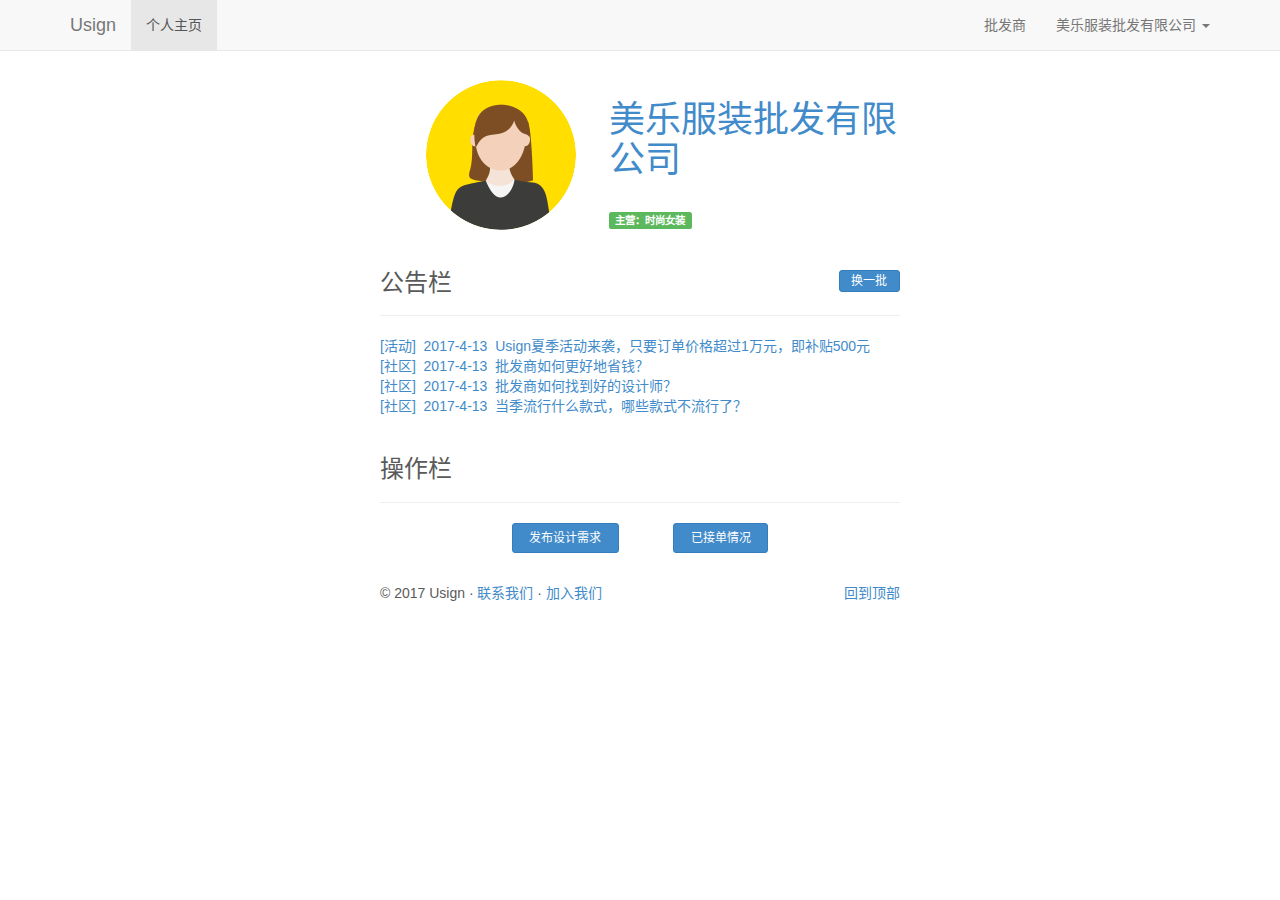
<file: Usign/producePage.html>
<!DOCTYPE html>
<html lang="zh-cn">
<head>
    <meta charset="utf-8">
    <meta http-equiv="X-UA-Compatible" content="IE=edge">
    <meta name="viewport" content="width=device-width, initial-scale=1">
    <title>批发商主页</title>
    <link href="css/bootstrap.min.css" rel="stylesheet">	
    <!--[if lt IE 9]>
    <script src="js/html5shiv.js"></script>
    <script src="js/respond.min.js"></script>
    <![endif]-->

    <style>

        body {
            padding-top: 50px;
            padding-bottom: 40px;
            color: #5a5a5a;
        }
		.beginPage{
			padding-top: 30px;
			max-width: 550px;
  			margin: 0 auto;
		}
		footer{
			padding-top: 30px;
		}

    </style>

</head>
<body>
<!-- 顶部导航 -->
<div class="navbar navbar-default navbar-fixed-top" role="navigation" id="menu-nav">
    <div class="container">
        <div class="navbar-header">
            <button type="button" class="navbar-toggle" data-toggle="collapse" data-target=".navbar-collapse">
                <span class="sr-only">切换导航</span>
                <span class="icon-bar"></span>
                <span class="icon-bar"></span>
                <span class="icon-bar"></span>

            </button>
            <a class="navbar-brand" href="index.html">Usign</a>

        </div>
        <div class="navbar-collapse collapse">
            <ul class="nav navbar-nav">
                <li class="active"><a href="#ad-carousel">个人主页</a></li>
              

            </ul>
            <ul class="nav navbar-nav navbar-right">
            	<li><a href="#">批发商</a></li>
            	<li class="dropdown">
                    <a href="#" class="dropdown-toggle" data-toggle="dropdown">美乐服装批发有限公司 <span class="caret"></span></a>
                    <ul class="dropdown-menu" role="menu">
                        <li><a href="#feature-tab">个人主页</a></li>
                        <li><a href="#feature-tab">通知</a></li>
                        <li><a href="#feature-tab">设置</a></li>
                        <li role="separator" class="divider"></li>
                        <li><a href="#feature-tab">退出</a></li>
                    </ul>
                </li>
            </ul>
        </div>
    </div>
</div>

<!-- Begin page content -->
<div class="beginPage container">

	<div class="row">
		<div class="col-md-4 col-md-offset-1">
	  		<img style="width: 150px;border-radius:100px" src="images/headPortrait-female.png" alt="headPortrait">
	  	</div>
	  	<div class="col-md-7">
	  		<h1 class="text-primary">美乐服装批发有限公司</h1>
	  		<br>
	  		<span class="label label-success">主营：时尚女装</span>			
	  	</div>
  	</div>

  	<div>
  		<div class="page-header">
    		<h3>公告栏
			<button id="submitBtn" type="submit" class="btn btn-xs btn-primary" style="float: right;">&nbsp;&nbsp;换一批&nbsp;&nbsp;</button>
			</h3>
  		</div>      		
  		<div>
      		<a href="#">[活动]&nbsp; 2017-4-13&nbsp; Usign夏季活动来袭，只要订单价格超过1万元，即补贴500元</a><br>
	  		<a href="#">[社区]&nbsp; 2017-4-13&nbsp; 批发商如何更好地省钱？</a><br>      		
	  		<a href="#">[社区]&nbsp; 2017-4-13&nbsp; 批发商如何找到好的设计师？</a><br>
	  		<a href="#">[社区]&nbsp; 2017-4-13&nbsp; 当季流行什么款式，哪些款式不流行了？</a><br>
	  	</div>	
		
		<div>
	  		<div class="page-header">
	    		<h3>操作栏</h3>
	  		</div> 	
	  		<div class="text-center">	
				<button id="submitBtn" type="submit" class="btn btn-sm btn-primary" style="margin-right: 50px;">&nbsp;&nbsp;发布设计需求&nbsp;&nbsp;</button>
				<button id="submitBtn" type="submit" class="btn btn-sm btn-primary ">&nbsp;&nbsp;已接单情况&nbsp;&nbsp;</button>
			</div>
		</div>
		<footer>
			<p class="pull-right"><a href="#top">回到顶部</a></p>
			<p>&copy; 2017 Usign &middot; <a href="#">联系我们</a> &middot; <a href="#">加入我们</a></p>
		</footer>
</div>
<div class="container">

</div>

<script src="js/jquery-1.11.1.min.js"></script>
<script src="js/bootstrap.min.js"></script>

</body>
</html>
</file>
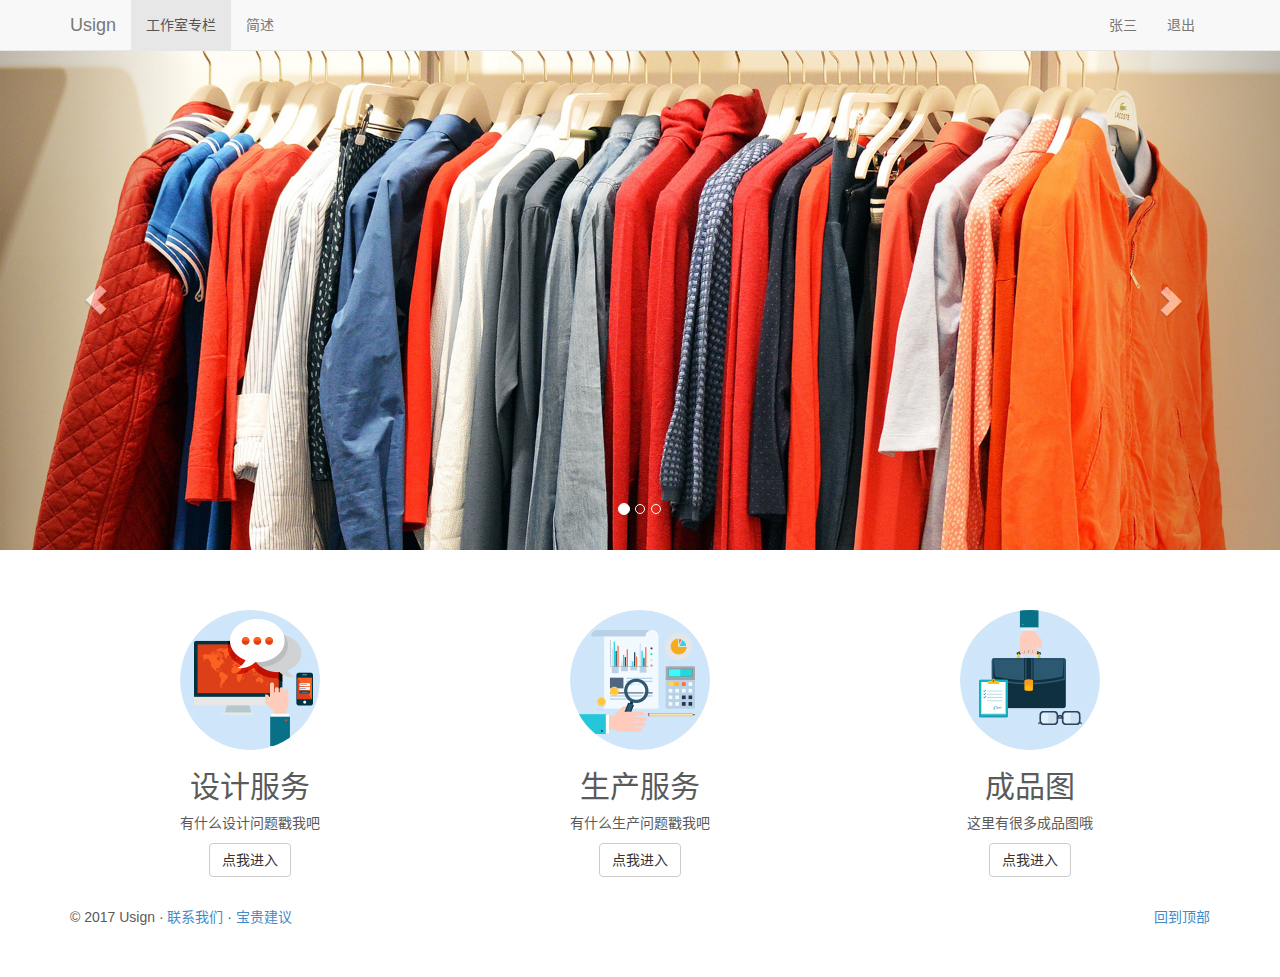
<file: Usign/studio-zhangsan.html>
<!DOCTYPE html>
<html lang="zh-cn">
<head>
    <meta charset="utf-8">
    <meta http-equiv="X-UA-Compatible" content="IE=edge">
    <meta name="viewport" content="width=device-width, initial-scale=1">
    <title>工作室专栏</title>
    <link href="css/bootstrap.min.css" rel="stylesheet">

    <!--[if lt IE 9]>
    <script src="js/html5shiv.js"></script>
    <script src="js/respond.min.js"></script>
    <![endif]-->

    <style>

        body {
            padding-top: 50px;
            padding-bottom: 40px;
            color: #5a5a5a;
        }

        /* 轮播广告 */

        .carousel {
            height: 500px;
            margin-bottom: 60px;
        }

        .carousel .item {
            height: 500px;
            background-color: #000;
        }

        .carousel .item img {
            width: 100%;
        }

        .carousel-caption {
            z-index: 10;
        }

        .carousel-caption p {
            margin-bottom: 20px;
            font-size: 20px;
            line-height: 1.8;
        }

        /* 简介 */

        .summary {
            padding-right: 15px;
            padding-left: 15px;
        }

        .summary .col-md-4 {
            margin-bottom: 20px;
            text-align: center;
        }

        /* 特性 */

        .feature-divider {
            margin: 40px 0;
        }

        .feature {
            padding: 30px 0;
        }

        .feature-heading {
            font-size: 50px;
            color: #2a6496;
        }

        .feature-heading .text-muted {
            font-size: 28px;
        }

        /* 响应式布局 */

        @media (max-width: 768px) {

            .summary {
                padding-right: 3px;
                padding-left: 3px;
            }

            .carousel {
                height: 300px;
                margin-bottom: 30px;
            }

            .carousel .item {
                height: 300px;
            }

            .carousel img {
                min-height: 300px;
            }

            .carousel-caption p {
                font-size: 16px;
                line-height: 1.4;
            }

            .feature-heading {
                font-size: 34px;
            }

            .feature-heading .text-muted {
                font-size: 22px;
            }
        }

        @media (min-width: 992px) {
            .feature-heading {
                margin-top: 120px;
            }
        }
    </style>

</head>

<body>
<!-- 顶部导航 -->
<div class="navbar navbar-default navbar-fixed-top" role="navigation" id="menu-nav">
    <div class="container">
        <div class="navbar-header">
            <button type="button" class="navbar-toggle" data-toggle="collapse" data-target=".navbar-collapse">
                <span class="sr-only">切换导航</span>
                <span class="icon-bar"></span>
                <span class="icon-bar"></span>
                <span class="icon-bar"></span>

            </button>
            <a class="navbar-brand" href="index.html">Usign</a>

        </div>
        <div class="nav navbar-nav navbar-right">
                <li><a class="navbar-link active" href="designerPage.html">张三</a></li>
                <li><a class="navbar-link" href="signin.html">退出</a></li>
        </div>
        <div class="navbar-collapse collapse">
            <ul class="nav navbar-nav">
                <li class="active"><a href="#ad-carousel">工作室专栏</a></li>
                <li><a href="#summary-container">简述</a></li>

            </ul>
        </div>
    </div>
</div>


<!-- 广告轮播 -->
<div id="ad-carousel" class="carousel slide" data-ride="carousel">
    <ol class="carousel-indicators">
        <li data-target="#ad-carousel" data-slide-to="0" class="active"></li>
        <li data-target="#ad-carousel" data-slide-to="1"></li>
        <li data-target="#ad-carousel" data-slide-to="2"></li>

    </ol>
    <div class="carousel-inner">
        <div class="item active">
            <img src="images/banner1-1.jpg" alt="1 slide">

          
        </div>
        <div class="item">
            <img src="images/banner3.jpg" alt="2 slide">

        </div>
        <div class="item">
            <img src="images/banner1.jpg" alt="3 slide">
	
        </div>

    </div>
    <a class="left carousel-control" href="#ad-carousel" data-slide="prev"><span
            class="glyphicon glyphicon-chevron-left"></span></a>
    <a class="right carousel-control" href="#ad-carousel" data-slide="next"><span
            class="glyphicon glyphicon-chevron-right"></span></a>
</div>


<!-- 主要内容 -->
<div class="container summary">

    <!-- 简介 -->
    <div class="row" id="summary-container">
        <div class="col-md-4">
            <img class="img-circle" src="images/designSevice-small.jpg" alt="chrome">

            <h2>设计服务</h2>

            <p>有什么设计问题戳我吧</p>

            <p><a class="btn btn-default" href="javascript:;" role="button">点我进入</a></p>
        </div>
        <div class="col-md-4">
            <img class="img-circle" src="images/produceSevice-small.jpg" alt="firefox">

            <h2>生产服务</h2>

            <p>有什么生产问题戳我吧</p>

            <p><a class="btn btn-default" href="javascript:;" role="button">点我进入</a></p>
        </div>
        <div class="col-md-4">
            <img class="img-circle" src="images/producePicture-small.jpg" alt="safari">

            <h2>成品图</h2>

            <p>这里有很多成品图哦</p>

            <p><a class="btn btn-default" href="javascript:;" role="button">点我进入</a></p>
        </div>
    </div>

    


    <footer>
        <p class="pull-right"><a href="#top">回到顶部</a></p>

        <p>&copy; 2017 Usign &middot; <a href="javascript:;">联系我们</a> &middot; <a href="javascript:;">宝贵建议</a></p>
    </footer>

</div>

<script src="js/jquery-1.11.1.min.js"></script>
<script src="js/bootstrap.min.js"></script>
<script>
    $(function () {
        $('#ad-carousel').carousel();
        $('#menu-nav .navbar-collapse a').click(function (e) {
            var href = $(this).attr('href');
            var tabId = $(this).attr('data-tab');
            if ('#' !== href) {
                e.preventDefault();
                $(document).scrollTop($(href).offset().top - 70);
                if (tabId) {
                    $('#feature-tab a[href=#' + tabId + ']').tab('show');
                }
            }
        });
    });
</script>
</body>
</html>
</file>
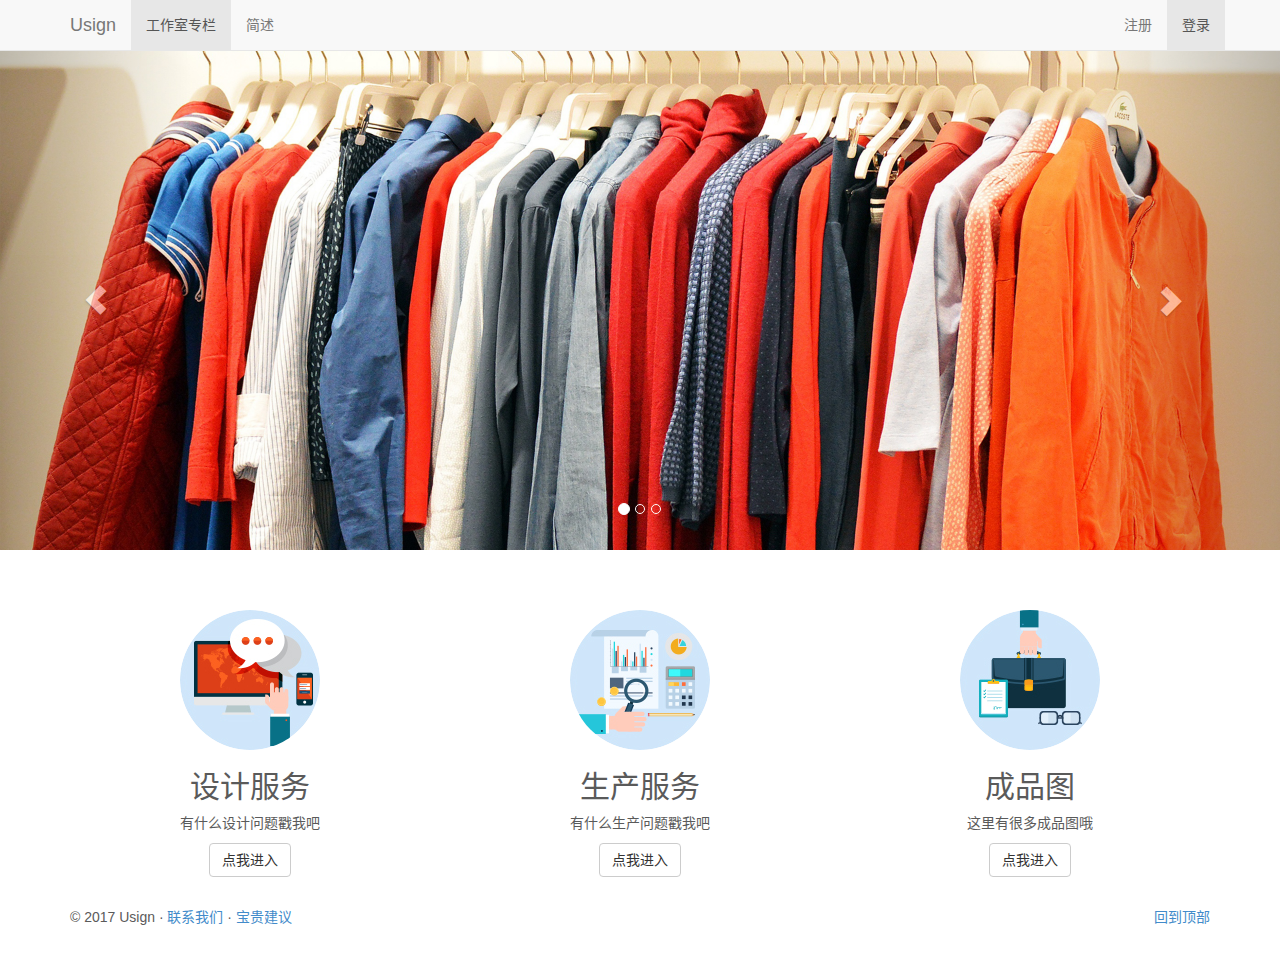
<file: Usign/studio.html>
<!DOCTYPE html>
<html lang="zh-cn">
<head>
    <meta charset="utf-8">
    <meta http-equiv="X-UA-Compatible" content="IE=edge">
    <meta name="viewport" content="width=device-width, initial-scale=1">
    <title>工作室专栏</title>
    <link href="css/bootstrap.min.css" rel="stylesheet">

    <!--[if lt IE 9]>
    <script src="js/html5shiv.js"></script>
    <script src="js/respond.min.js"></script>
    <![endif]-->

    <style>

        body {
            padding-top: 50px;
            padding-bottom: 40px;
            color: #5a5a5a;
        }

        /* 轮播广告 */

        .carousel {
            height: 500px;
            margin-bottom: 60px;
        }

        .carousel .item {
            height: 500px;
            background-color: #000;
        }

        .carousel .item img {
            width: 100%;
        }

        .carousel-caption {
            z-index: 10;
        }

        .carousel-caption p {
            margin-bottom: 20px;
            font-size: 20px;
            line-height: 1.8;
        }

        /* 简介 */

        .summary {
            padding-right: 15px;
            padding-left: 15px;
        }

        .summary .col-md-4 {
            margin-bottom: 20px;
            text-align: center;
        }

        /* 特性 */

        .feature-divider {
            margin: 40px 0;
        }

        .feature {
            padding: 30px 0;
        }

        .feature-heading {
            font-size: 50px;
            color: #2a6496;
        }

        .feature-heading .text-muted {
            font-size: 28px;
        }

        /* 响应式布局 */

        @media (max-width: 768px) {

            .summary {
                padding-right: 3px;
                padding-left: 3px;
            }

            .carousel {
                height: 300px;
                margin-bottom: 30px;
            }

            .carousel .item {
                height: 300px;
            }

            .carousel img {
                min-height: 300px;
            }

            .carousel-caption p {
                font-size: 16px;
                line-height: 1.4;
            }

            .feature-heading {
                font-size: 34px;
            }

            .feature-heading .text-muted {
                font-size: 22px;
            }
        }

        @media (min-width: 992px) {
            .feature-heading {
                margin-top: 120px;
            }
        }
    </style>

</head>

<body>
<!-- 顶部导航 -->
<div class="navbar navbar-default navbar-fixed-top" role="navigation" id="menu-nav">
    <div class="container">
        <div class="navbar-header">
            <button type="button" class="navbar-toggle" data-toggle="collapse" data-target=".navbar-collapse">
                <span class="sr-only">切换导航</span>
                <span class="icon-bar"></span>
                <span class="icon-bar"></span>
                <span class="icon-bar"></span>

            </button>
            <a class="navbar-brand" href="index.html">Usign</a>

        </div>
        <div class="navbar-collapse collapse">
            <ul class="nav navbar-nav">
                <li class="active"><a href="#ad-carousel">工作室专栏</a></li>
                <li><a href="#summary-container">简述</a></li>

            </ul>
            <ul class="nav navbar-nav navbar-right">
            	<li><a href="#">注册</a></li>
            	<li class="active "><a href="signin.html">登录</a></li>
            </ul>
        </div>
    </div>
</div>


<!-- 广告轮播 -->
<div id="ad-carousel" class="carousel slide" data-ride="carousel">
    <ol class="carousel-indicators">
        <li data-target="#ad-carousel" data-slide-to="0" class="active"></li>
        <li data-target="#ad-carousel" data-slide-to="1"></li>
        <li data-target="#ad-carousel" data-slide-to="2"></li>

    </ol>
    <div class="carousel-inner">
        <div class="item active">
            <img src="images/banner1-1.jpg" alt="1 slide">

          
        </div>
        <div class="item">
            <img src="images/banner3.jpg" alt="2 slide">

        </div>
        <div class="item">
            <img src="images/banner1.jpg" alt="3 slide">
	
        </div>

    </div>
    <a class="left carousel-control" href="#ad-carousel" data-slide="prev"><span
            class="glyphicon glyphicon-chevron-left"></span></a>
    <a class="right carousel-control" href="#ad-carousel" data-slide="next"><span
            class="glyphicon glyphicon-chevron-right"></span></a>
</div>


<!-- 主要内容 -->
<div class="container summary">

    <!-- 简介 -->
    <div class="row" id="summary-container">
        <div class="col-md-4">
            <img class="img-circle" src="images/designSevice-small.jpg" alt="chrome">

            <h2>设计服务</h2>

            <p>有什么设计问题戳我吧</p>

            <p><a class="btn btn-default" href="#" role="button">点我进入</a></p>
        </div>
        <div class="col-md-4">
            <img class="img-circle" src="images/produceSevice-small.jpg" alt="firefox">

            <h2>生产服务</h2>

            <p>有什么生产问题戳我吧</p>

            <p><a class="btn btn-default" href="#" role="button">点我进入</a></p>
        </div>
        <div class="col-md-4">
            <img class="img-circle" src="images/producePicture-small.jpg" alt="safari">

            <h2>成品图</h2>

            <p>这里有很多成品图哦</p>

            <p><a class="btn btn-default" href="#" role="button">点我进入</a></p>
        </div>
    </div>

    


    <footer>
        <p class="pull-right"><a href="#top">回到顶部</a></p>

        <p>&copy; 2017 Usign &middot; <a href="#">联系我们</a> &middot; <a href="#">宝贵建议</a></p>
    </footer>

</div>

<script src="js/jquery-1.11.1.min.js"></script>
<script src="js/bootstrap.min.js"></script>
<script>
    $(function () {
        $('#ad-carousel').carousel();
        $('#menu-nav .navbar-collapse a').click(function (e) {
            var href = $(this).attr('href');
            var tabId = $(this).attr('data-tab');
            if ('#' !== href) {
                e.preventDefault();
                $(document).scrollTop($(href).offset().top - 70);
                if (tabId) {
                    $('#feature-tab a[href=#' + tabId + ']').tab('show');
                }
            }
        });
    });
</script>
</body>
</html>
</file>
<file: Usign/css/waterfall.css>
//淘宝样式初始化代码
body, h1, h2, h3, h4, h5, h6, hr, p, blockquote, dl, dt, dd, ul, ol, li, pre, form, fieldset, legend, button, input, textarea, th, td { margin:0; padding:0; }
body, button, input, select, textarea { font:12px/1.5tahoma, arial, \5b8b\4f53; }
h1, h2, h3, h4, h5, h6{ font-size:100%; }
address, cite, dfn, em, var { font-style:normal; }
code, kbd, pre, samp { font-family:couriernew, courier, monospace; }
small{ font-size:12px; }
ul, ol { list-style:none; }
a { text-decoration:none; }
a:hover { text-decoration:underline; }
sup { vertical-align:text-top; }
sub{ vertical-align:text-bottom; }
legend { color:#000; }
fieldset, img { border:0; }
button, input, select, textarea { font-size:100%; }
table { border-collapse:collapse; border-spacing:0; }

#main{
	position: relative;
}
.box{
	padding: 0 0 15px 15px;
	float: left;
}
.pic{
	padding: 10px;
	border: 1px solid #ccc;
	border-radius: 5px;
	box-shadow: 0 0 5px #ccc;
}
.pic img{
	width: 200px;
	height: auto;
}
</file>
